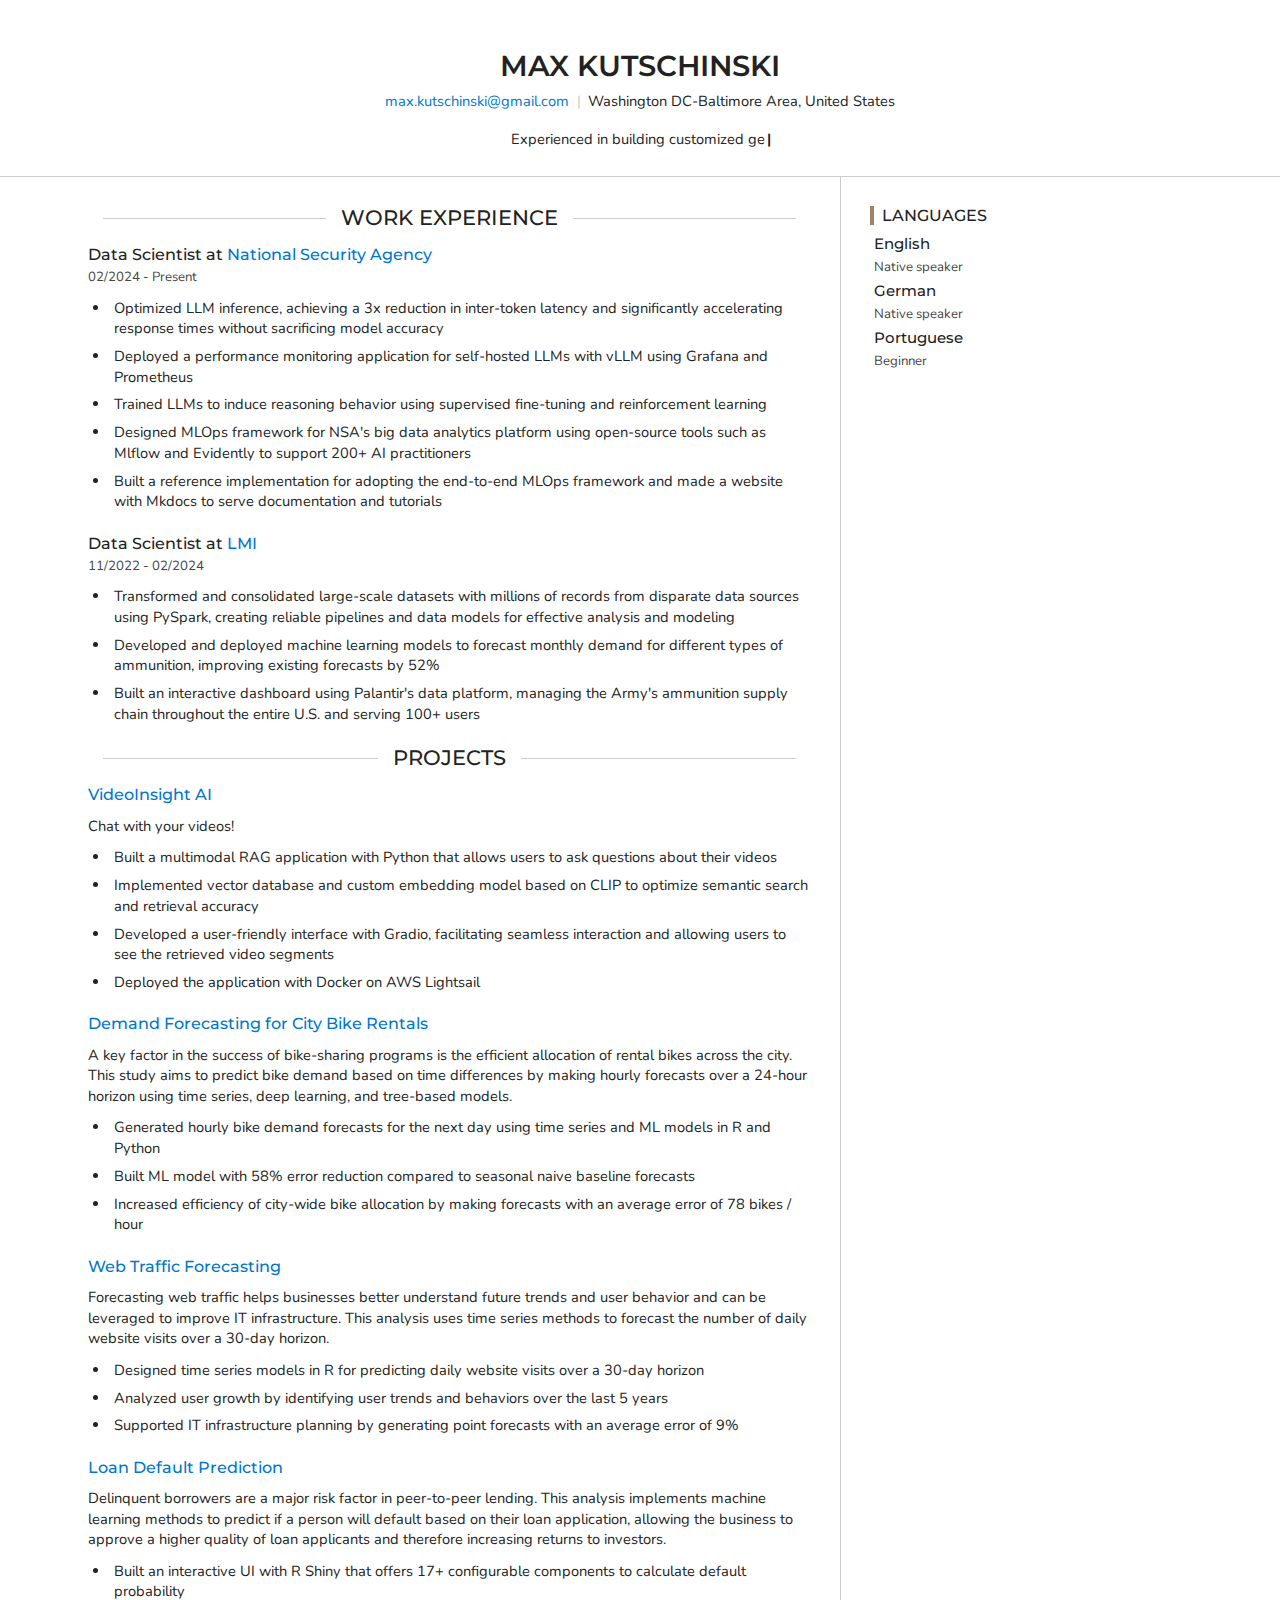
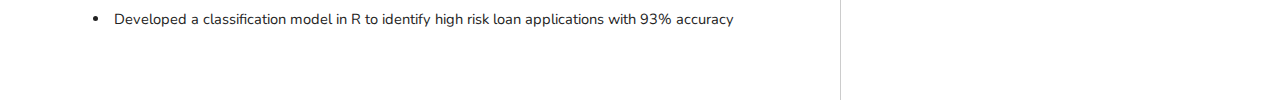
<file: resume.html>
<!DOCTYPE html>
<html lang="en">
  <head>
    <meta charset="utf-8">
    <meta name="viewport" content="width=device-width, initial-scale=1">

    <!-- Site Info -->
    <title>Max Kutschinski - Resume</title>
    <meta name="description" content="Max Kutschinski - Experienced in building customized generative AI and machine learning solutions">
    <meta name="author" content="Max Kutschinski">

    <!-- Open Graph Tags: The title of the page for social media sharing. It can match the title tag or be more descriptive. -->
    <meta property="og:title" content="Max Kutschinski">

    <!-- Open Graph Tags: Typically set to "website" for static sites or "article" for content-heavy pages. -->
    <meta property="og:type" content="website">

    <!-- Open Graph Tags: The URL of the page, used to ensure link previews resolve to the correct page. -->
    <meta property="og:url" content="127.0.0.1:5500/resume.html">

    <!-- Open Graph Tags: URL of an image that represents the page. Useful for link previews. -->
    <meta property="og:image" content="127.0.0.1:5500/img/pp10.jpg">

    <!-- Open Graph Tags: Provides an alternative text for the image to improve accessibility. -->
    <meta property="og:image:alt" content="Max Kutschinski Profile Image">

    <!-- Preconnect for Google Fonts -->
    <link rel="preconnect" href="https://fonts.googleapis.com">
    <link rel="preconnect" href="https://fonts.gstatic.com" crossorigin>

    <!-- Custom Font -->
    <link href="https://fonts.googleapis.com/css2?family=Montserrat:ital,wght@0,100..900;1,100..900&family=Nunito:ital,wght@0,200..1000;1,200..1000&display=swap"
          rel="stylesheet">

    <!-- Stylesheet -->
    <link rel="stylesheet" href="css/modern_normalize.css" />
    <link rel="stylesheet" href="css/html5bp.css">
    <link rel="stylesheet" href="css/main.css">
    <link rel="stylesheet" href="css/resume.css">

    <!-- Set a theme color that matches your website's primary color -->
    <meta name="theme-color" content="#fafafa">

    <!-- Favicon for all browsers -->
    <link rel="icon" href="/favicon.ico" sizes="any">
    <link rel="icon" href="/icon.svg" type="image/svg+xml">

    <!-- Apple touch icon for iOS devices -->
    <link rel="apple-touch-icon" sizes="180x180" href="/icon.png">

    <!-- Web app manifest for Progressive Web Apps -->
    <link rel="manifest" href="/site.webmanifest">

    <!-- Content Security Policy: Uncomment to enhance security by restricting where content can be loaded from (useful for preventing certain attacks like XSS). Update if adding external sources (e.g., Google Fonts, Bootstrap CDN, analytics, etc). -->
    <!-- <meta http-equiv="Content-Security-Policy" content=" default-src 'self'; script-src 'self' code.jquery.com; style-src 'self' fonts.googleapis.com; font-src fonts.gstatic.com; img-src 'self' images.examplecdn.com; "> -->
  </head>

  <body>
    <header class="page-header">
      <div class="container">
        <div class="header-top flex-responsive">
          <div class="header-info">
            <h1>Max Kutschinski</h1>
            
              <address>
                <ul class="inline-list flex-responsive">
                  
                    <li>
                      <a href="mailto:max.kutschinski@gmail.com">max.kutschinski@gmail.com</a>
                    </li>
                  
                  
                  <li>Washington DC-Baltimore Area, United States</li>
                </ul>
              </address>
            
            <p class="header-summary">Experienced in building customized generative AI and machine learning solutions</p>
          </div>
        </div>
      </div>
    </header>

    <div class="page-content">
      <div class="container">
        <main>
          
            <section>
              <h2 class="section-heading">Work Experience</h2>
              
                <section>
                  <h3>
                    
                      Data Scientist at <a href="https://nsa.gov">National Security Agency</a>
                    
                  </h3>
                  
                    <p class="section-label">02/2024 - Present</p>
                  
                  
                  
                    <ul>
                      <li>Optimized LLM inference, achieving a 3x reduction in inter-token latency and significantly accelerating response times without sacrificing model accuracy</li><li>Deployed a performance monitoring application for self-hosted LLMs with vLLM using Grafana and Prometheus</li><li>Trained LLMs to induce reasoning behavior using supervised fine-tuning and reinforcement learning</li><li>Designed MLOps framework for NSA&#39;s big data analytics platform using open-source tools such as Mlflow and Evidently to support 200+ AI practitioners</li><li>Built a reference implementation for adopting the end-to-end MLOps framework and made a website with Mkdocs to serve documentation and tutorials</li>
                    </ul>
                  
                </section>
              
                <section>
                  <h3>
                    
                      Data Scientist at <a href="https://lmisolutions.com/">LMI</a>
                    
                  </h3>
                  
                    <p class="section-label">11/2022 - 02/2024</p>
                  
                  
                  
                    <ul>
                      <li>Transformed and consolidated large-scale datasets with millions of records from disparate data sources using PySpark, creating reliable pipelines and data models for effective analysis and modeling</li><li>Developed and deployed machine learning models to forecast monthly demand for different types of ammunition, improving existing forecasts by 52%</li><li>Built an interactive dashboard using Palantir&#39;s data platform, managing the Army&#39;s ammunition supply chain throughout the entire U.S. and serving 100+ users</li>
                    </ul>
                  
                </section>
              
            </section>
          

          
            <section>
              <h2 class="section-heading">Projects</h2>
              
                <section>
                  <h3>
                    
                      <a href="https://github.com/maxwkut/multimodal_RAG">VideoInsight AI</a>
                    
                  </h3>
                  <p>Chat with your videos!</p>
                  
                    <ul>
                      <li>Built a multimodal RAG application with Python that allows users to ask questions about their videos</li><li>Implemented vector database and custom embedding model based on CLIP to optimize semantic search and retrieval accuracy</li><li>Developed a user-friendly interface with Gradio, facilitating seamless interaction and allowing users to see the retrieved video segments</li><li>Deployed the application with Docker on AWS Lightsail</li>
                    </ul>
                  
                </section>
              
                <section>
                  <h3>
                    
                      <a href="https://github.com/maxwkut/BikeDemand/blob/main/BikeFinal.pdf">Demand Forecasting for City Bike Rentals</a>
                    
                  </h3>
                  <p>A key factor in the success of bike-sharing programs is the efficient allocation of rental bikes across the city. This study aims to predict bike demand based on time differences by making hourly forecasts over a 24-hour horizon using time series, deep learning, and tree-based models.</p>
                  
                    <ul>
                      <li>Generated hourly bike demand forecasts for the next day using time series and ML models in R and Python</li><li>Built ML model with 58% error reduction compared to seasonal naive baseline forecasts</li><li>Increased efficiency of city-wide bike allocation by making forecasts with an average error of 78 bikes / hour</li>
                    </ul>
                  
                </section>
              
                <section>
                  <h3>
                    
                      <a href="https://github.com/maxwkut/Web-Traffic-Forecasting/blob/main/WebTraffic.pdf">Web Traffic Forecasting</a>
                    
                  </h3>
                  <p>Forecasting web traffic helps businesses better understand future trends and user behavior and can be leveraged to improve IT infrastructure. This analysis uses time series methods to forecast the number of daily website visits over a 30-day horizon.</p>
                  
                    <ul>
                      <li>Designed time series models in R for predicting daily website visits over a 30-day horizon</li><li>Analyzed user growth by identifying user trends and behaviors over the last 5 years</li><li>Supported IT infrastructure planning by generating point forecasts with an average error of 9%</li>
                    </ul>
                  
                </section>
              
                <section>
                  <h3>
                    
                      <a href="https://maxwkut.shinyapps.io/LendingClub/">Loan Default Prediction</a>
                    
                  </h3>
                  <p>Delinquent borrowers are a major risk factor in peer-to-peer lending. This analysis implements machine learning methods to predict if a person will default based on their loan application, allowing the business to approve a higher quality of loan applicants and therefore increasing returns to investors.</p>
                  
                    <ul>
                      <li>Built an interactive UI with R Shiny that offers 17+ configurable components to calculate default probability</li><li>Developed a classification model in R to identify high risk loan applications with 93% accuracy</li>
                    </ul>
                  
                </section>
              
            </section>
          
        </main>

        <!-- Sidebar Section -->
        <aside>
          
            <section>
              <h2 class="section-heading">Languages</h2>
              <ul class="unstyled-list">
                
                  <li>
                    <h3>English</h3>
                    <p class="section-label">Native speaker</p>
                  </li>
                
                  <li>
                    <h3>German</h3>
                    <p class="section-label">Native speaker</p>
                  </li>
                
                  <li>
                    <h3>Portuguese</h3>
                    <p class="section-label">Beginner</p>
                  </li>
                
              </ul>
            </section>
          

          
        </aside>
      </div>
    </div>
    <script src="js/app.js"></script>
  </body>
</html>
</file>
<file: css/html5bp.css>
/*! HTML5 Boilerplate v9.0.1 | MIT License | https://html5boilerplate.com/ */

/* main.css 3.0.0 | MIT License | https://github.com/h5bp/main.css#readme */
/*
 * What follows is the result of much research on cross-browser styling.
 * Credit left inline and big thanks to Nicolas Gallagher, Jonathan Neal,
 * Kroc Camen, and the H5BP dev community and team.
 */

/* ==========================================================================
   Base styles: opinionated defaults
   ========================================================================== */

html {
  color: #222;
  font-size: 1em;
  line-height: 1.4;
}

/*
 * Remove text-shadow in selection highlight:
 * https://twitter.com/miketaylr/status/12228805301
 *
 * Customize the background color to match your design.
 */

::-moz-selection {
  background: #b3d4fc;
  text-shadow: none;
}

::selection {
  background: #b3d4fc;
  text-shadow: none;
}

/*
 * A better looking default horizontal rule
 */

hr {
  display: block;
  height: 1px;
  border: 0;
  border-top: 1px solid #ccc;
  margin: 1em 0;
  padding: 0;
}

/*
 * Remove the gap between audio, canvas, iframes,
 * images, videos and the bottom of their containers:
 * https://github.com/h5bp/html5-boilerplate/issues/440
 */

audio,
canvas,
iframe,
img,
svg,
video {
  vertical-align: middle;
}

/*
 * Remove default fieldset styles.
 */

fieldset {
  border: 0;
  margin: 0;
  padding: 0;
}

/*
 * Allow only vertical resizing of textareas.
 */

textarea {
  resize: vertical;
}

/* ==========================================================================
   Author's custom styles
   ========================================================================== */

/* ==========================================================================
   Helper classes
   ========================================================================== */

/*
 * Hide visually and from screen readers
 */

.hidden,
[hidden] {
  display: none !important;
}

/*
 * Hide only visually, but have it available for screen readers:
 * https://snook.ca/archives/html_and_css/hiding-content-for-accessibility
 *
 * 1. For long content, line feeds are not interpreted as spaces and small width
 *    causes content to wrap 1 word per line:
 *    https://medium.com/@jessebeach/beware-smushed-off-screen-accessible-text-5952a4c2cbfe
 */

.visually-hidden {
  border: 0;
  clip: rect(0, 0, 0, 0);
  height: 1px;
  margin: -1px;
  overflow: hidden;
  padding: 0;
  position: absolute;
  white-space: nowrap;
  width: 1px;
  /* 1 */
}

/*
 * Extends the .visually-hidden class to allow the element
 * to be focusable when navigated to via the keyboard:
 * https://www.drupal.org/node/897638
 */

.visually-hidden.focusable:active,
.visually-hidden.focusable:focus {
  clip: auto;
  height: auto;
  margin: 0;
  overflow: visible;
  position: static;
  white-space: inherit;
  width: auto;
}

/*
 * Hide visually and from screen readers, but maintain layout
 */

.invisible {
  visibility: hidden;
}

/*
 * Clearfix: contain floats
 *
 * The use of `table` rather than `block` is only necessary if using
 * `::before` to contain the top-margins of child elements.
 */

.clearfix::before,
.clearfix::after {
  content: "";
  display: table;
}

.clearfix::after {
  clear: both;
}

/* ==========================================================================
   EXAMPLE Media Queries for Responsive Design.
   These examples override the primary ('mobile first') styles.
   Modify as content requires.
   ========================================================================== */

@media only screen and (min-width: 35em) {
  /* Style adjustments for viewports that meet the condition */
}

@media print,
  (-webkit-min-device-pixel-ratio: 1.25),
  (min-resolution: 1.25dppx),
  (min-resolution: 120dpi) {
  /* Style adjustments for high resolution devices */
}

/* ==========================================================================
   Print styles.
   Inlined to avoid the additional HTTP request:
   https://www.phpied.com/delay-loading-your-print-css/
   ========================================================================== */

@media print {
  *,
  *::before,
  *::after {
    background: #fff !important;
    color: #000 !important;
    /* Black prints faster */
    box-shadow: none !important;
    text-shadow: none !important;
  }

  a,
  a:visited {
    text-decoration: underline;
  }

  a[href]::after {
    content: " (" attr(href) ")";
  }

  abbr[title]::after {
    content: " (" attr(title) ")";
  }

  /*
   * Don't show links that are fragment identifiers,
   * or use the `javascript:` pseudo protocol
   */
  a[href^="#"]::after,
  a[href^="javascript:"]::after {
    content: "";
  }

  pre {
    white-space: pre-wrap !important;
  }

  pre,
  blockquote {
    border: 1px solid #999;
    page-break-inside: avoid;
  }

  tr,
  img {
    page-break-inside: avoid;
  }

  p,
  h2,
  h3 {
    orphans: 3;
    widows: 3;
  }

  h2,
  h3 {
    page-break-after: avoid;
  }
}
</file>
<file: css/main.css>
:root {
  --link-color: #0077cc;
  --link-color-hover: #00487c;
  --header-footer-bg-color: #f0f0f0;
  --aside-accent-color: #9d836b;
  --skill-bar-fill-color: #f3e4c6;
  --blockquote-bg-color: #f7fafc;
  --blockquote-accent-color: #4a5568;
  --blockquote-text-color: #4a5568;
  --spacing-inline: 0.5rem;
}

/* Base Styles */
body {
  font-family: "Nunito", "Segoe UI", "Helvetica Neue", Helvetica, Arial,
    sans-serif;
  font-weight: 400;
  display: grid;
  grid-template-rows: auto 1fr auto;
  min-height: 100vh;
}

h1,
h2,
h3,
h4,
h5,
h6 {
  margin: 0;
  font-family: "Montserrat", "Segoe UI", "Helvetica Neue", Helvetica, Arial,
    sans-serif;
  font-weight: 400;
  line-height: 1.2;
}

h1 {
  font-size: 2rem;
  font-weight: 600;
  text-transform: uppercase;
}

h2 {
  font-size: 1.4rem;
  font-weight: 500;
  text-transform: uppercase;
}

h3 {
  font-size: 1.1rem;
  font-weight: 500;
}

h4 {
  font-size: 1rem;
  font-weight: 500;
}

h5 {
  font-size: 1rem;
  font-weight: 500;
}

h6 {
  font-size: 1rem;
  font-weight: 500;
}

p {
  margin: 0.75rem 0;
}

a {
  color: var(--link-color) !important;
  text-decoration: none;
}

a:hover {
  color: var(--link-color-hover);
  text-decoration: underline;
}

address {
  font-style: normal;
}

figure,
ul {
  margin: 0;
  padding: 0;
}

header,
main,
aside,
footer {
  padding: 2rem;
}

header {
  padding-bottom: 0.5rem;
}

aside {
  border-top: 1px solid #ccc;
}

footer {
  text-align: center;
}

section {
  margin-bottom: 1.5rem;
}

/* Utility */
.block {
  display: block;
  margin: 0.25rem 0;
}

.flex-responsive {
  display: flex;
  flex-direction: column;
  align-items: center;
  text-align: center;
}

/* Main Layout */
.container {
  width: 100%;
  max-width: 1200px;
  margin: 0 auto;
}

.page-content .container {
  display: grid;
  grid-template-columns: 1fr;
}

.page-header,
.page-footer {
  background: var(--header-footer-bg-color);
}

.page-header {
  border-bottom: 1px solid #ccc;
}

.page-header .container {
  display: flex;
  flex-direction: column;
}

.header-top {
  gap: 1rem;
}

.header-image {
  width: 100%;
  max-width: 256px;
  aspect-ratio: 1 / 1;
  border-radius: 50%;
  object-fit: cover;
  border: 1px solid #999;
}

.header-info ul {
  margin: 1rem 0;
}

.link-with-icon {
  display: flex;
  align-items: center;
  gap: 0.25rem;
}

.header-label {
  font-size: 1.3rem;
  color: #444;
  margin-top: 0.2rem;
  margin-bottom: 0.8rem;
}

.header-summary {
  margin: 1.25rem 0;
}

/* Typing cursor animation */
.typing-cursor {
  display: inline-block;
  width: 2px;
  color: currentColor;
  font-weight: bold;
  margin-left: 2px;
}

.typing-cursor.blink {
  animation: cursor-blink 1s infinite;
}

@keyframes cursor-blink {
  0%, 100% { opacity: 1; }
  50% { opacity: 0; }
}

.page-footer {
  border-top: 1px solid #ccc;
}

.section-heading {
  display: flex;
  align-items: center;
  text-align: center;
  margin-bottom: 1rem;
}

.section-heading::before,
.section-heading::after {
  content: "";
  flex: 1;
  border-bottom: 1px solid #ccc;
  margin: 0 1rem;
}

aside .section-heading {
  align-items: flex-start;
  text-align: left;
  border-left: 4px solid var(--aside-accent-color);
  padding-left: 0.5rem;
  margin-bottom: 0.75rem;
}

aside .section-heading::before,
aside .section-heading::after {
  content: none;
}

.section-label {
  font-size: 0.9rem;
  color: #444;
  margin-top: 0.25rem;
  margin-bottom: 0.5rem;
}

/* Images */
img {
  max-width: 100%;
  height: auto;
}

.gallery {
  display: grid;
  gap: 0.5rem;
  justify-items: center;
  margin: 0.5rem 0;
}

.main-gallery {
  grid-template-columns: repeat(2, 1fr);
}

.main-gallery.single-image {
  display: flex;
  justify-content: center;
}

.side-gallery {
  grid-template-columns: 1fr;
}

.side-gallery.single-image {
  display: flex;
  justify-content: center;
}

figcaption {
  text-align: center;
  color: #666;
  font-size: 0.9rem;
  margin-top: 0.5rem;
  font-style: italic;
}

/* Make images in gallery responsive */
.gallery figure {
  width: 100%;
}

.gallery img,
.gallery video {
  width: 100%;
  height: auto;
  object-fit: cover;
}

/* Lists */
main ul,
aside ul {
  list-style-type: disc;
  list-style-position: outside;
  padding-left: 1.5rem;
  margin: 0.75rem 0;
}

main li,
aside li {
  margin-bottom: 0.5rem;
  padding-left: 0.25rem;
}

.unstyled-list {
  list-style: none;
  padding-left: 0;
}

.inline-list {
  list-style: none;
  gap: 0.25rem;
}

.inline-list li {
  display: flex; /* This is for HTML Whitespace Issues */
}

/* Skillbars */
.skill-bar {
  width: 100%;
  height: 1.5rem;
  margin-top: 0.25rem;
  margin-bottom: 1rem;
  background: #eee;
  border: 1px solid #848484;
  border-radius: 2px;
  overflow: hidden;
}

.skill-bar-fill {
  height: 100%;
  background: var(--skill-bar-fill-color) !important;
  border-right: 1px solid #848484;
  border-radius: 2px;
  display: flex;
  align-items: center;
  padding-left: 0.5rem;
}

.skill-bar-label {
  color: #333;
  font-size: 0.9rem;
  white-space: nowrap;
}

.w-0 {
  width: 0%;
}

.w-10 {
  width: 10%;
}

.w-20 {
  width: 20%;
}

.w-25 {
  width: 25%;
}

.w-30 {
  width: 30%;
}

.w-40 {
  width: 40%;
}

.w-50 {
  width: 50%;
}

.w-60 {
  width: 60%;
}

.w-70 {
  width: 70%;
}

.w-75 {
  width: 75%;
}

.w-80 {
  width: 80%;
}

.w-90 {
  width: 90%;
}

.w-100 {
  width: 100%;
  border-right: none;
}

/* Blockquotes */
blockquote {
  margin: 1rem 2rem;
  padding: 1.5rem 2rem;
  background-color: var(--blockquote-bg-color);
  border-left: 4px solid var(--blockquote-accent-color);
  font-style: italic;
  color: var(--blockquote-text-color);
  line-height: 1.6;
  border-radius: 0 4px 4px 0;
  box-shadow: 0 1px 3px rgba(0, 0, 0, 0.1);
}

@media (min-width: 37.5rem) {
  .main-gallery {
    grid-template-columns: repeat(3, 1fr);
    gap: 1rem;
  }

  .side-gallery {
    grid-template-columns: repeat(2, 1fr);
  }
}

@media (min-width: 48rem) {
  aside {
    border-top: none;
    border-left: 1px solid #ccc;
  }

  aside h1 {
    font-size: 1.4rem;
  }

  aside h2 {
    font-size: 1.1rem;
  }

  aside h3 {
    font-size: 1rem;
  }

  aside h4 {
    font-size: 1rem;
  }

  aside h5 {
    font-size: 1rem;
  }

  aside h6 {
    font-size: 1rem;
  }

  header {
    padding-bottom: 1.5rem;
  }

  .flex-responsive {
    flex-direction: row;
    align-items: flex-start;
    text-align: left;
  }

  .page-content .container {
    grid-template-columns: 2fr 1fr;
  }

  .header-top {
    gap: 2rem;
  }

  .header-image {
    max-width: 192px;
  }

  .header-info {
    margin-top: 0.5rem;
  }

  .page-header ul {
    margin: 0.5rem 0;
  }

  .inline-list {
    gap: var(--spacing-inline);
  }

  .inline-list li:not(:last-child)::after {
    content: "|";
    margin-left: var(--spacing-inline);
    color: #ccc;
  }

  .side-gallery {
    grid-template-columns: 1fr;
  }
}

@media print {
  .skill-bar-label {
    background: transparent !important;
    background-color: transparent !important;
    mix-blend-mode: darken;
  }

  body {
    -webkit-print-color-adjust: exact !important;
    print-color-adjust: exact !important;
  }
}
</file>
<file: css/resume.css>
@page {
  size: letter;
  margin: 0in;
}

html {
  font-size: 11pt;
}

a[href]::after {
  content: "";
}

section {
  page-break-inside: avoid;
}

header {
  padding: 0.5in;
}

header {
  padding-bottom: 0.5rem;
}

.header-info {
  margin-top: 0;
}

main,
aside,
footer {
  padding: 2rem;
}

main {
  padding-left: 0.5in;
  padding-bottom: 0.5in;
}

aside {
  padding-right: 0.5in;
  padding-bottom: 0.5in;
}

.page-header,
.page-footer {
  background: #fff;
}

.flex-responsive {
  display: flex;
  flex-direction: column;
  align-items: center;
  text-align: center;
}

aside {
  border-top: none;
  border-left: 1px solid #ccc;
}

aside h1 {
  font-size: 1.4rem;
}

aside h2 {
  font-size: 1.1rem;
}

aside h3 {
  font-size: 1rem;
}

aside h4 {
  font-size: 1rem;
}

aside h5 {
  font-size: 1rem;
}

aside h6 {
  font-size: 1rem;
}

.page-content .container {
  grid-template-columns: 2fr 1fr;
}

.header-top {
  gap: 2rem;
}

.page-header ul {
  margin: 0.5rem 0;
}

.inline-list {
  flex-direction: row;
  justify-content: center;
  gap: var(--spacing-inline);
}

.inline-list li:not(:last-child)::after {
  content: "|";
  margin-left: var(--spacing-inline);
  color: #ccc;
}
</file>
